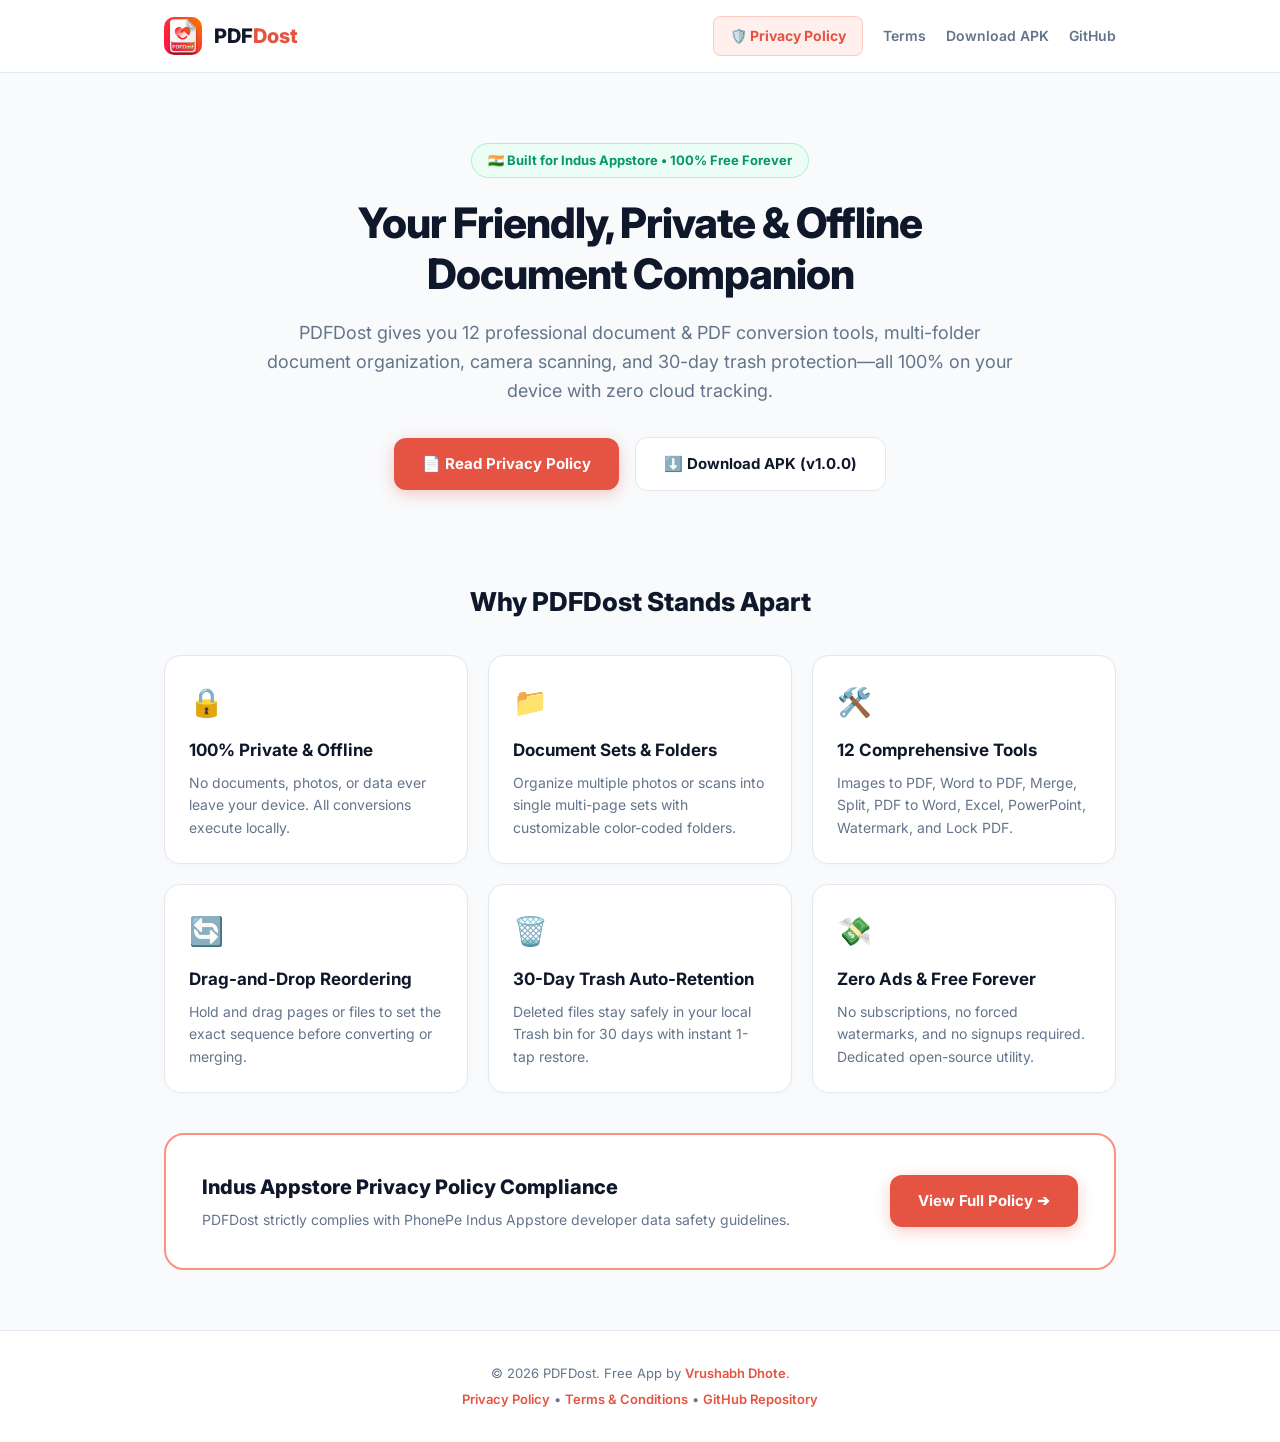
<file: index.html>
<!DOCTYPE html>
<html lang="en">
<head>
  <meta charset="UTF-8">
  <meta name="viewport" content="width=device-width, initial-scale=1.0">
  <title>PDFDost - 100% Free & Privacy-First Document & PDF Utility</title>
  <meta name="description" content="PDFDost is a modern, 100% offline, privacy-first Android PDF utility and document scanner app by Vrushabh Dhote. Available on Indus Appstore.">
  <link rel="icon" type="image/png" href="PDFDost-icon.png">
  <link rel="preconnect" href="https://fonts.googleapis.com">
  <link rel="preconnect" href="https://fonts.gstatic.com" crossorigin>
  <link href="https://fonts.googleapis.com/css2?family=Inter:wght@400;500;600;700;800&display=swap" rel="stylesheet">
  <style>
    :root {
      --primary: #FA9282;
      --primary-dark: #E55342;
      --primary-light: #FFF0EE;
      --text-main: #0F172A;
      --text-muted: #64748B;
      --bg-body: #F8FAFC;
      --bg-card: #FFFFFF;
      --border-color: #E2E8F0;
    }

    * {
      box-sizing: border-box;
      margin: 0;
      padding: 0;
    }

    body {
      font-family: 'Inter', -apple-system, BlinkMacSystemFont, 'Segoe UI', Roboto, sans-serif;
      background-color: var(--bg-body);
      color: var(--text-main);
      line-height: 1.6;
    }

    /* Header */
    header {
      background: #FFFFFF;
      border-bottom: 1px solid var(--border-color);
      position: sticky;
      top: 0;
      z-index: 100;
    }

    .nav-container {
      max-width: 1000px;
      margin: 0 auto;
      padding: 16px 24px;
      display: flex;
      align-items: center;
      justify-content: space-between;
    }

    .brand {
      display: flex;
      align-items: center;
      gap: 12px;
      text-decoration: none;
      color: var(--text-main);
      font-weight: 800;
      font-size: 20px;
    }

    .brand img {
      width: 38px;
      height: 38px;
      border-radius: 10px;
    }

    .brand span.dost {
      color: var(--primary-dark);
    }

    .nav-links {
      display: flex;
      align-items: center;
      gap: 20px;
    }

    .nav-links a {
      text-decoration: none;
      color: var(--text-muted);
      font-weight: 600;
      font-size: 14px;
      transition: color 0.2s;
    }

    .nav-links a:hover {
      color: var(--primary-dark);
    }

    .btn-privacy {
      background: var(--primary-light);
      color: var(--primary-dark) !important;
      padding: 8px 16px;
      border-radius: 8px;
      border: 1px solid rgba(250, 146, 130, 0.4);
      font-weight: 700 !important;
    }

    /* Hero Section */
    .hero-section {
      text-align: center;
      padding: 70px 24px 50px 24px;
      max-width: 800px;
      margin: 0 auto;
    }

    .app-badge {
      display: inline-block;
      background: #ECFDF5;
      color: #059669;
      font-size: 13px;
      font-weight: 700;
      padding: 6px 16px;
      border-radius: 20px;
      border: 1px solid #A7F3D0;
      margin-bottom: 20px;
    }

    .hero-section h1 {
      font-size: 42px;
      font-weight: 800;
      letter-spacing: -1px;
      line-height: 1.2;
      margin-bottom: 20px;
    }

    .hero-section p {
      font-size: 18px;
      color: var(--text-muted);
      margin-bottom: 32px;
      line-height: 1.6;
    }

    .cta-group {
      display: flex;
      align-items: center;
      justify-content: center;
      gap: 16px;
      flex-wrap: wrap;
    }

    .btn-primary {
      background: var(--primary-dark);
      color: #FFFFFF;
      text-decoration: none;
      font-weight: 700;
      padding: 14px 28px;
      border-radius: 12px;
      font-size: 15px;
      box-shadow: 0 4px 15px rgba(229, 83, 66, 0.3);
      transition: all 0.2s ease;
    }

    .btn-primary:hover {
      background: #D43E2E;
      transform: translateY(-1px);
    }

    .btn-secondary {
      background: #FFFFFF;
      color: var(--text-main);
      text-decoration: none;
      font-weight: 700;
      padding: 14px 28px;
      border-radius: 12px;
      font-size: 15px;
      border: 1px solid var(--border-color);
      transition: all 0.2s ease;
    }

    .btn-secondary:hover {
      border-color: #CBD5E1;
      background: #F1F5F9;
    }

    /* Grid Features */
    .features-section {
      max-width: 1000px;
      margin: 40px auto;
      padding: 0 24px;
    }

    .section-title {
      text-align: center;
      font-size: 26px;
      font-weight: 800;
      margin-bottom: 32px;
    }

    .grid {
      display: grid;
      grid-template-columns: repeat(auto-fit, minmax(280px, 1fr));
      gap: 20px;
    }

    .card {
      background: var(--bg-card);
      border: 1px solid var(--border-color);
      border-radius: 16px;
      padding: 24px;
      box-shadow: 0 2px 10px rgba(0, 0, 0, 0.02);
    }

    .card .icon {
      font-size: 28px;
      margin-bottom: 12px;
    }

    .card h3 {
      font-size: 17px;
      font-weight: 700;
      margin-bottom: 8px;
    }

    .card p {
      font-size: 14px;
      color: var(--text-muted);
    }

    /* Privacy Banner */
    .privacy-banner {
      max-width: 1000px;
      margin: 40px auto 60px auto;
      padding: 0 24px;
    }

    .banner-inner {
      background: #FFFFFF;
      border: 2px solid var(--primary);
      border-radius: 20px;
      padding: 36px;
      display: flex;
      align-items: center;
      justify-content: space-between;
      gap: 24px;
      flex-wrap: wrap;
    }

    .banner-text h3 {
      font-size: 20px;
      font-weight: 800;
      margin-bottom: 6px;
    }

    .banner-text p {
      color: var(--text-muted);
      font-size: 14px;
    }

    /* Footer */
    footer {
      border-top: 1px solid var(--border-color);
      background: #FFFFFF;
      padding: 32px 24px;
      text-align: center;
      font-size: 13px;
      color: var(--text-muted);
    }

    footer a {
      color: var(--primary-dark);
      text-decoration: none;
      font-weight: 600;
    }

    @media (max-width: 600px) {
      .hero-section h1 {
        font-size: 28px;
      }
      .nav-links {
        display: none;
      }
    }
  </style>
</head>
<body>

  <header>
    <div class="nav-container">
      <a href="index.html" class="brand">
        <img src="PDFDost-icon.png" alt="PDFDost Icon">
        <div>PDF<span class="dost">Dost</span></div>
      </a>
      <div class="nav-links">
        <a href="privacy.html" class="btn-privacy">🛡️ Privacy Policy</a>
        <a href="terms.html">Terms</a>
        <a href="https://github.com/devvrushabh/PDFDost/releases/latest" target="_blank">Download APK</a>
        <a href="https://github.com/devvrushabh/PDFDost" target="_blank">GitHub</a>
      </div>
    </div>
  </header>

  <main>
    <div class="hero-section">
      <div class="app-badge">🇮🇳 Built for Indus Appstore • 100% Free Forever</div>
      <h1>Your Friendly, Private & Offline Document Companion</h1>
      <p>
        PDFDost gives you 12 professional document & PDF conversion tools, multi-folder document organization, camera scanning, and 30-day trash protection—all 100% on your device with zero cloud tracking.
      </p>

      <div class="cta-group">
        <a href="privacy.html" class="btn-primary">📄 Read Privacy Policy</a>
        <a href="https://github.com/devvrushabh/PDFDost/releases/download/v1.0.0/PDFDost-v1.0.0.apk" class="btn-secondary">⬇️ Download APK (v1.0.0)</a>
      </div>
    </div>

    <div class="features-section">
      <h2 class="section-title">Why PDFDost Stands Apart</h2>
      <div class="grid">
        <div class="card">
          <div class="icon">🔒</div>
          <h3>100% Private & Offline</h3>
          <p>No documents, photos, or data ever leave your device. All conversions execute locally.</p>
        </div>
        <div class="card">
          <div class="icon">📁</div>
          <h3>Document Sets & Folders</h3>
          <p>Organize multiple photos or scans into single multi-page sets with customizable color-coded folders.</p>
        </div>
        <div class="card">
          <div class="icon">🛠️</div>
          <h3>12 Comprehensive Tools</h3>
          <p>Images to PDF, Word to PDF, Merge, Split, PDF to Word, Excel, PowerPoint, Watermark, and Lock PDF.</p>
        </div>
        <div class="card">
          <div class="icon">🔄</div>
          <h3>Drag-and-Drop Reordering</h3>
          <p>Hold and drag pages or files to set the exact sequence before converting or merging.</p>
        </div>
        <div class="card">
          <div class="icon">🗑️</div>
          <h3>30-Day Trash Auto-Retention</h3>
          <p>Deleted files stay safely in your local Trash bin for 30 days with instant 1-tap restore.</p>
        </div>
        <div class="card">
          <div class="icon">💸</div>
          <h3>Zero Ads & Free Forever</h3>
          <p>No subscriptions, no forced watermarks, and no signups required. Dedicated open-source utility.</p>
        </div>
      </div>
    </div>

    <div class="privacy-banner">
      <div class="banner-inner">
        <div class="banner-text">
          <h3>Indus Appstore Privacy Policy Compliance</h3>
          <p>PDFDost strictly complies with PhonePe Indus Appstore developer data safety guidelines.</p>
        </div>
        <a href="privacy.html" class="btn-primary">View Full Policy ➔</a>
      </div>
    </div>
  </main>

  <footer>
    <p>© 2026 PDFDost. Free App by <a href="https://github.com/devvrushabh" target="_blank">Vrushabh Dhote</a>.</p>
    <p style="margin-top: 6px;">
      <a href="privacy.html">Privacy Policy</a> • 
      <a href="terms.html">Terms & Conditions</a> • 
      <a href="https://github.com/devvrushabh/PDFDost">GitHub Repository</a>
    </p>
  </footer>

</body>
</html>
</file>
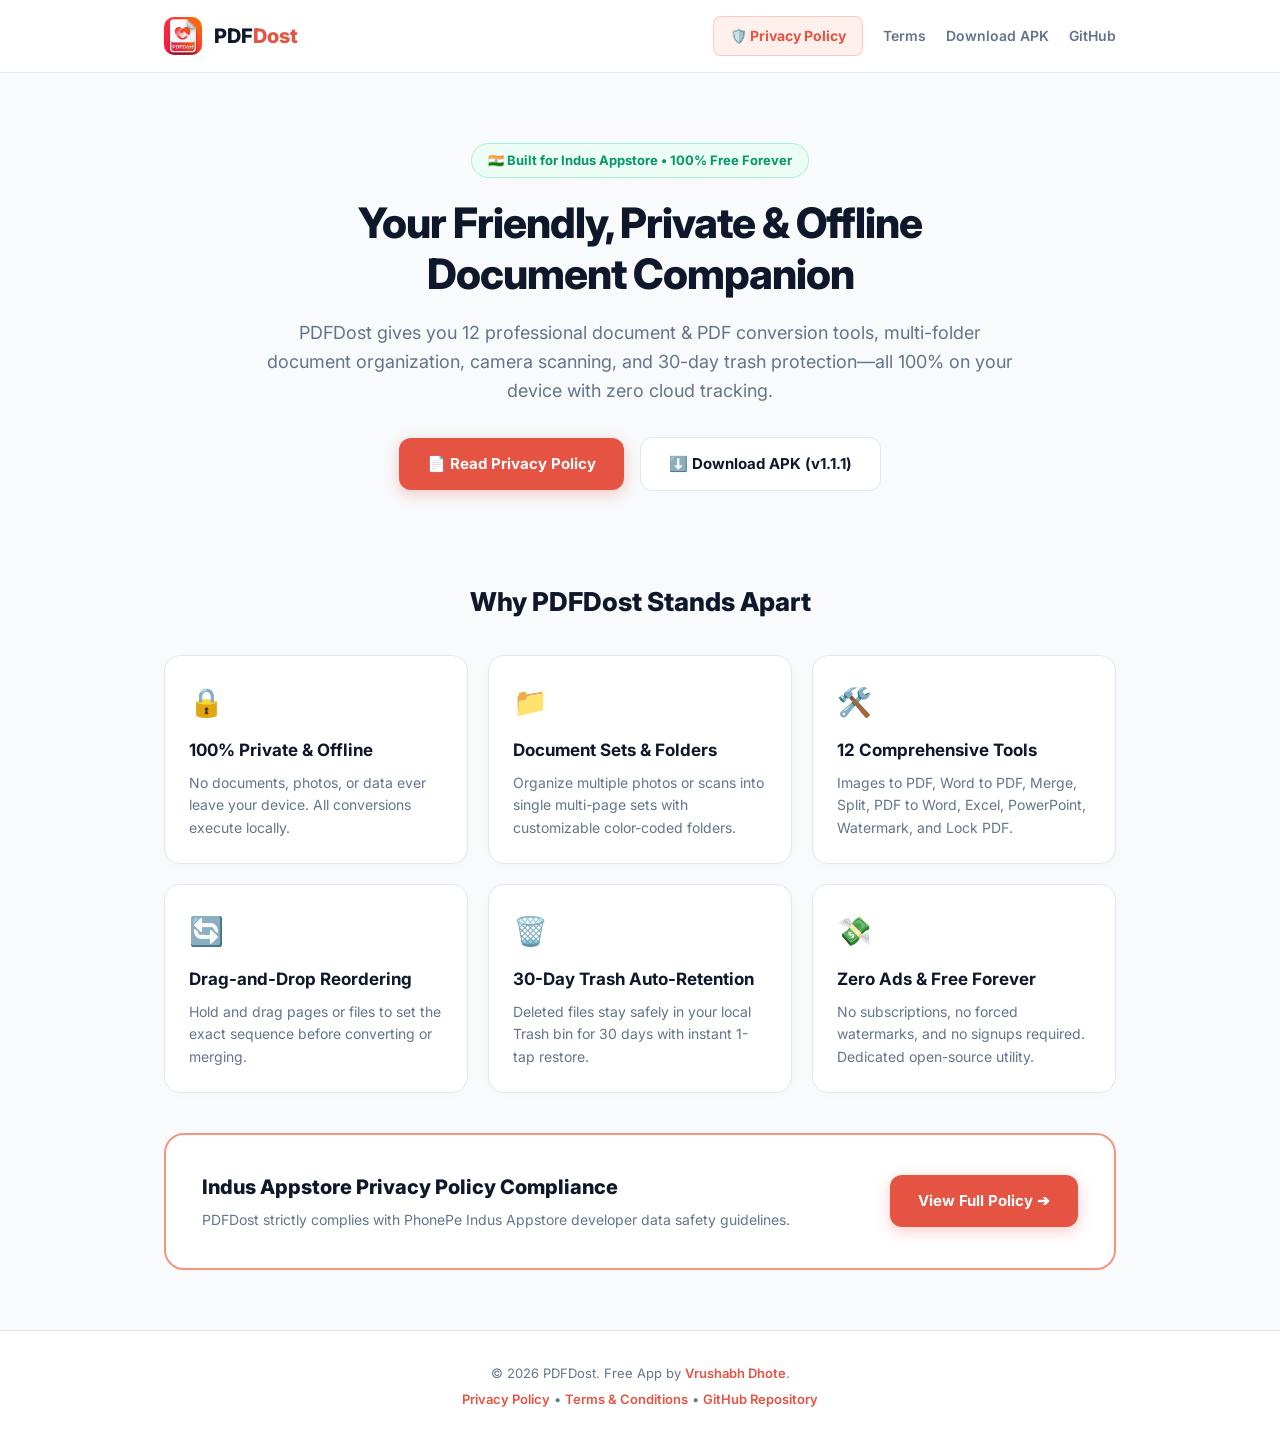
<file: docs/index.html>
<!DOCTYPE html>
<html lang="en">
<head>
  <meta charset="UTF-8">
  <meta name="viewport" content="width=device-width, initial-scale=1.0">
  <title>PDFDost - 100% Free & Privacy-First Document & PDF Utility</title>
  <meta name="description" content="PDFDost is a modern, 100% offline, privacy-first Android PDF utility and document scanner app by Vrushabh Dhote. Available on Indus Appstore.">
  <link rel="icon" type="image/png" href="PDFDost-icon.png">
  <link rel="preconnect" href="https://fonts.googleapis.com">
  <link rel="preconnect" href="https://fonts.gstatic.com" crossorigin>
  <link href="https://fonts.googleapis.com/css2?family=Inter:wght@400;500;600;700;800&display=swap" rel="stylesheet">
  <style>
    :root {
      --primary: #FA9282;
      --primary-dark: #E55342;
      --primary-light: #FFF0EE;
      --text-main: #0F172A;
      --text-muted: #64748B;
      --bg-body: #F8FAFC;
      --bg-card: #FFFFFF;
      --border-color: #E2E8F0;
    }

    * {
      box-sizing: border-box;
      margin: 0;
      padding: 0;
    }

    body {
      font-family: 'Inter', -apple-system, BlinkMacSystemFont, 'Segoe UI', Roboto, sans-serif;
      background-color: var(--bg-body);
      color: var(--text-main);
      line-height: 1.6;
    }

    /* Header */
    header {
      background: #FFFFFF;
      border-bottom: 1px solid var(--border-color);
      position: sticky;
      top: 0;
      z-index: 100;
    }

    .nav-container {
      max-width: 1000px;
      margin: 0 auto;
      padding: 16px 24px;
      display: flex;
      align-items: center;
      justify-content: space-between;
    }

    .brand {
      display: flex;
      align-items: center;
      gap: 12px;
      text-decoration: none;
      color: var(--text-main);
      font-weight: 800;
      font-size: 20px;
    }

    .brand img {
      width: 38px;
      height: 38px;
      border-radius: 10px;
    }

    .brand span.dost {
      color: var(--primary-dark);
    }

    .nav-links {
      display: flex;
      align-items: center;
      gap: 20px;
    }

    .nav-links a {
      text-decoration: none;
      color: var(--text-muted);
      font-weight: 600;
      font-size: 14px;
      transition: color 0.2s;
    }

    .nav-links a:hover {
      color: var(--primary-dark);
    }

    .btn-privacy {
      background: var(--primary-light);
      color: var(--primary-dark) !important;
      padding: 8px 16px;
      border-radius: 8px;
      border: 1px solid rgba(250, 146, 130, 0.4);
      font-weight: 700 !important;
    }

    /* Hero Section */
    .hero-section {
      text-align: center;
      padding: 70px 24px 50px 24px;
      max-width: 800px;
      margin: 0 auto;
    }

    .app-badge {
      display: inline-block;
      background: #ECFDF5;
      color: #059669;
      font-size: 13px;
      font-weight: 700;
      padding: 6px 16px;
      border-radius: 20px;
      border: 1px solid #A7F3D0;
      margin-bottom: 20px;
    }

    .hero-section h1 {
      font-size: 42px;
      font-weight: 800;
      letter-spacing: -1px;
      line-height: 1.2;
      margin-bottom: 20px;
    }

    .hero-section p {
      font-size: 18px;
      color: var(--text-muted);
      margin-bottom: 32px;
      line-height: 1.6;
    }

    .cta-group {
      display: flex;
      align-items: center;
      justify-content: center;
      gap: 16px;
      flex-wrap: wrap;
    }

    .btn-primary {
      background: var(--primary-dark);
      color: #FFFFFF;
      text-decoration: none;
      font-weight: 700;
      padding: 14px 28px;
      border-radius: 12px;
      font-size: 15px;
      box-shadow: 0 4px 15px rgba(229, 83, 66, 0.3);
      transition: all 0.2s ease;
    }

    .btn-primary:hover {
      background: #D43E2E;
      transform: translateY(-1px);
    }

    .btn-secondary {
      background: #FFFFFF;
      color: var(--text-main);
      text-decoration: none;
      font-weight: 700;
      padding: 14px 28px;
      border-radius: 12px;
      font-size: 15px;
      border: 1px solid var(--border-color);
      transition: all 0.2s ease;
    }

    .btn-secondary:hover {
      border-color: #CBD5E1;
      background: #F1F5F9;
    }

    /* Grid Features */
    .features-section {
      max-width: 1000px;
      margin: 40px auto;
      padding: 0 24px;
    }

    .section-title {
      text-align: center;
      font-size: 26px;
      font-weight: 800;
      margin-bottom: 32px;
    }

    .grid {
      display: grid;
      grid-template-columns: repeat(auto-fit, minmax(280px, 1fr));
      gap: 20px;
    }

    .card {
      background: var(--bg-card);
      border: 1px solid var(--border-color);
      border-radius: 16px;
      padding: 24px;
      box-shadow: 0 2px 10px rgba(0, 0, 0, 0.02);
    }

    .card .icon {
      font-size: 28px;
      margin-bottom: 12px;
    }

    .card h3 {
      font-size: 17px;
      font-weight: 700;
      margin-bottom: 8px;
    }

    .card p {
      font-size: 14px;
      color: var(--text-muted);
    }

    /* Privacy Banner */
    .privacy-banner {
      max-width: 1000px;
      margin: 40px auto 60px auto;
      padding: 0 24px;
    }

    .banner-inner {
      background: #FFFFFF;
      border: 2px solid var(--primary);
      border-radius: 20px;
      padding: 36px;
      display: flex;
      align-items: center;
      justify-content: space-between;
      gap: 24px;
      flex-wrap: wrap;
    }

    .banner-text h3 {
      font-size: 20px;
      font-weight: 800;
      margin-bottom: 6px;
    }

    .banner-text p {
      color: var(--text-muted);
      font-size: 14px;
    }

    /* Footer */
    footer {
      border-top: 1px solid var(--border-color);
      background: #FFFFFF;
      padding: 32px 24px;
      text-align: center;
      font-size: 13px;
      color: var(--text-muted);
    }

    footer a {
      color: var(--primary-dark);
      text-decoration: none;
      font-weight: 600;
    }

    @media (max-width: 600px) {
      .hero-section h1 {
        font-size: 28px;
      }
      .nav-links {
        display: none;
      }
    }
  </style>
</head>
<body>

  <header>
    <div class="nav-container">
      <a href="index.html" class="brand">
        <img src="PDFDost-icon.png" alt="PDFDost Icon">
        <div>PDF<span class="dost">Dost</span></div>
      </a>
      <div class="nav-links">
        <a href="privacy.html" class="btn-privacy">🛡️ Privacy Policy</a>
        <a href="terms.html">Terms</a>
        <a href="https://github.com/devvrushabh/PDFDost/releases/latest" target="_blank">Download APK</a>
        <a href="https://github.com/devvrushabh/PDFDost" target="_blank">GitHub</a>
      </div>
    </div>
  </header>

  <main>
    <div class="hero-section">
      <div class="app-badge">🇮🇳 Built for Indus Appstore • 100% Free Forever</div>
      <h1>Your Friendly, Private & Offline Document Companion</h1>
      <p>
        PDFDost gives you 12 professional document & PDF conversion tools, multi-folder document organization, camera scanning, and 30-day trash protection—all 100% on your device with zero cloud tracking.
      </p>

      <div class="cta-group">
        <a href="privacy.html" class="btn-primary">📄 Read Privacy Policy</a>
        <a href="https://github.com/devvrushabh/PDFDost/releases/download/v1.1.1/PDFDost-v1.1.1.apk" class="btn-secondary">⬇️ Download APK (v1.1.1)</a>
      </div>
    </div>

    <div class="features-section">
      <h2 class="section-title">Why PDFDost Stands Apart</h2>
      <div class="grid">
        <div class="card">
          <div class="icon">🔒</div>
          <h3>100% Private & Offline</h3>
          <p>No documents, photos, or data ever leave your device. All conversions execute locally.</p>
        </div>
        <div class="card">
          <div class="icon">📁</div>
          <h3>Document Sets & Folders</h3>
          <p>Organize multiple photos or scans into single multi-page sets with customizable color-coded folders.</p>
        </div>
        <div class="card">
          <div class="icon">🛠️</div>
          <h3>12 Comprehensive Tools</h3>
          <p>Images to PDF, Word to PDF, Merge, Split, PDF to Word, Excel, PowerPoint, Watermark, and Lock PDF.</p>
        </div>
        <div class="card">
          <div class="icon">🔄</div>
          <h3>Drag-and-Drop Reordering</h3>
          <p>Hold and drag pages or files to set the exact sequence before converting or merging.</p>
        </div>
        <div class="card">
          <div class="icon">🗑️</div>
          <h3>30-Day Trash Auto-Retention</h3>
          <p>Deleted files stay safely in your local Trash bin for 30 days with instant 1-tap restore.</p>
        </div>
        <div class="card">
          <div class="icon">💸</div>
          <h3>Zero Ads & Free Forever</h3>
          <p>No subscriptions, no forced watermarks, and no signups required. Dedicated open-source utility.</p>
        </div>
      </div>
    </div>

    <div class="privacy-banner">
      <div class="banner-inner">
        <div class="banner-text">
          <h3>Indus Appstore Privacy Policy Compliance</h3>
          <p>PDFDost strictly complies with PhonePe Indus Appstore developer data safety guidelines.</p>
        </div>
        <a href="privacy.html" class="btn-primary">View Full Policy ➔</a>
      </div>
    </div>
  </main>

  <footer>
    <p>© 2026 PDFDost. Free App by <a href="https://github.com/devvrushabh" target="_blank">Vrushabh Dhote</a>.</p>
    <p style="margin-top: 6px;">
      <a href="privacy.html">Privacy Policy</a> • 
      <a href="terms.html">Terms & Conditions</a> • 
      <a href="https://github.com/devvrushabh/PDFDost">GitHub Repository</a>
    </p>
  </footer>

</body>
</html>
</file>
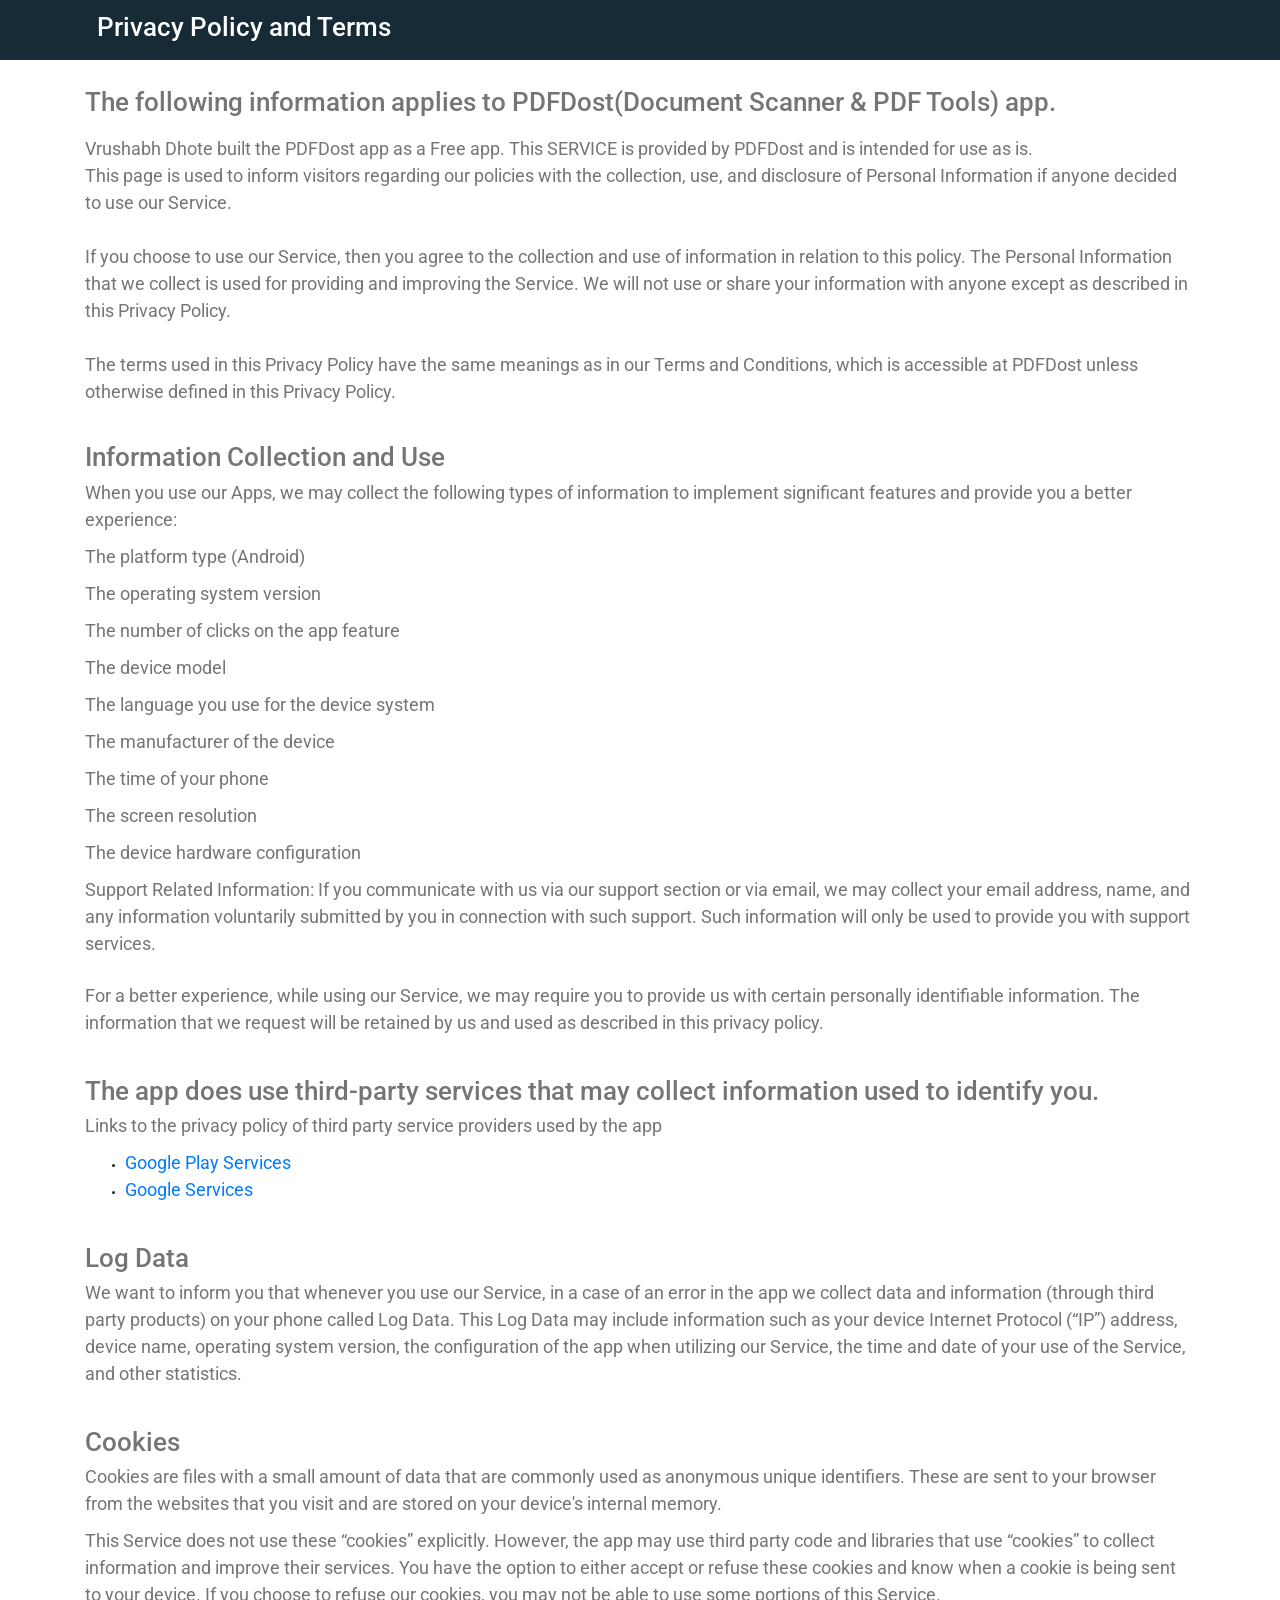
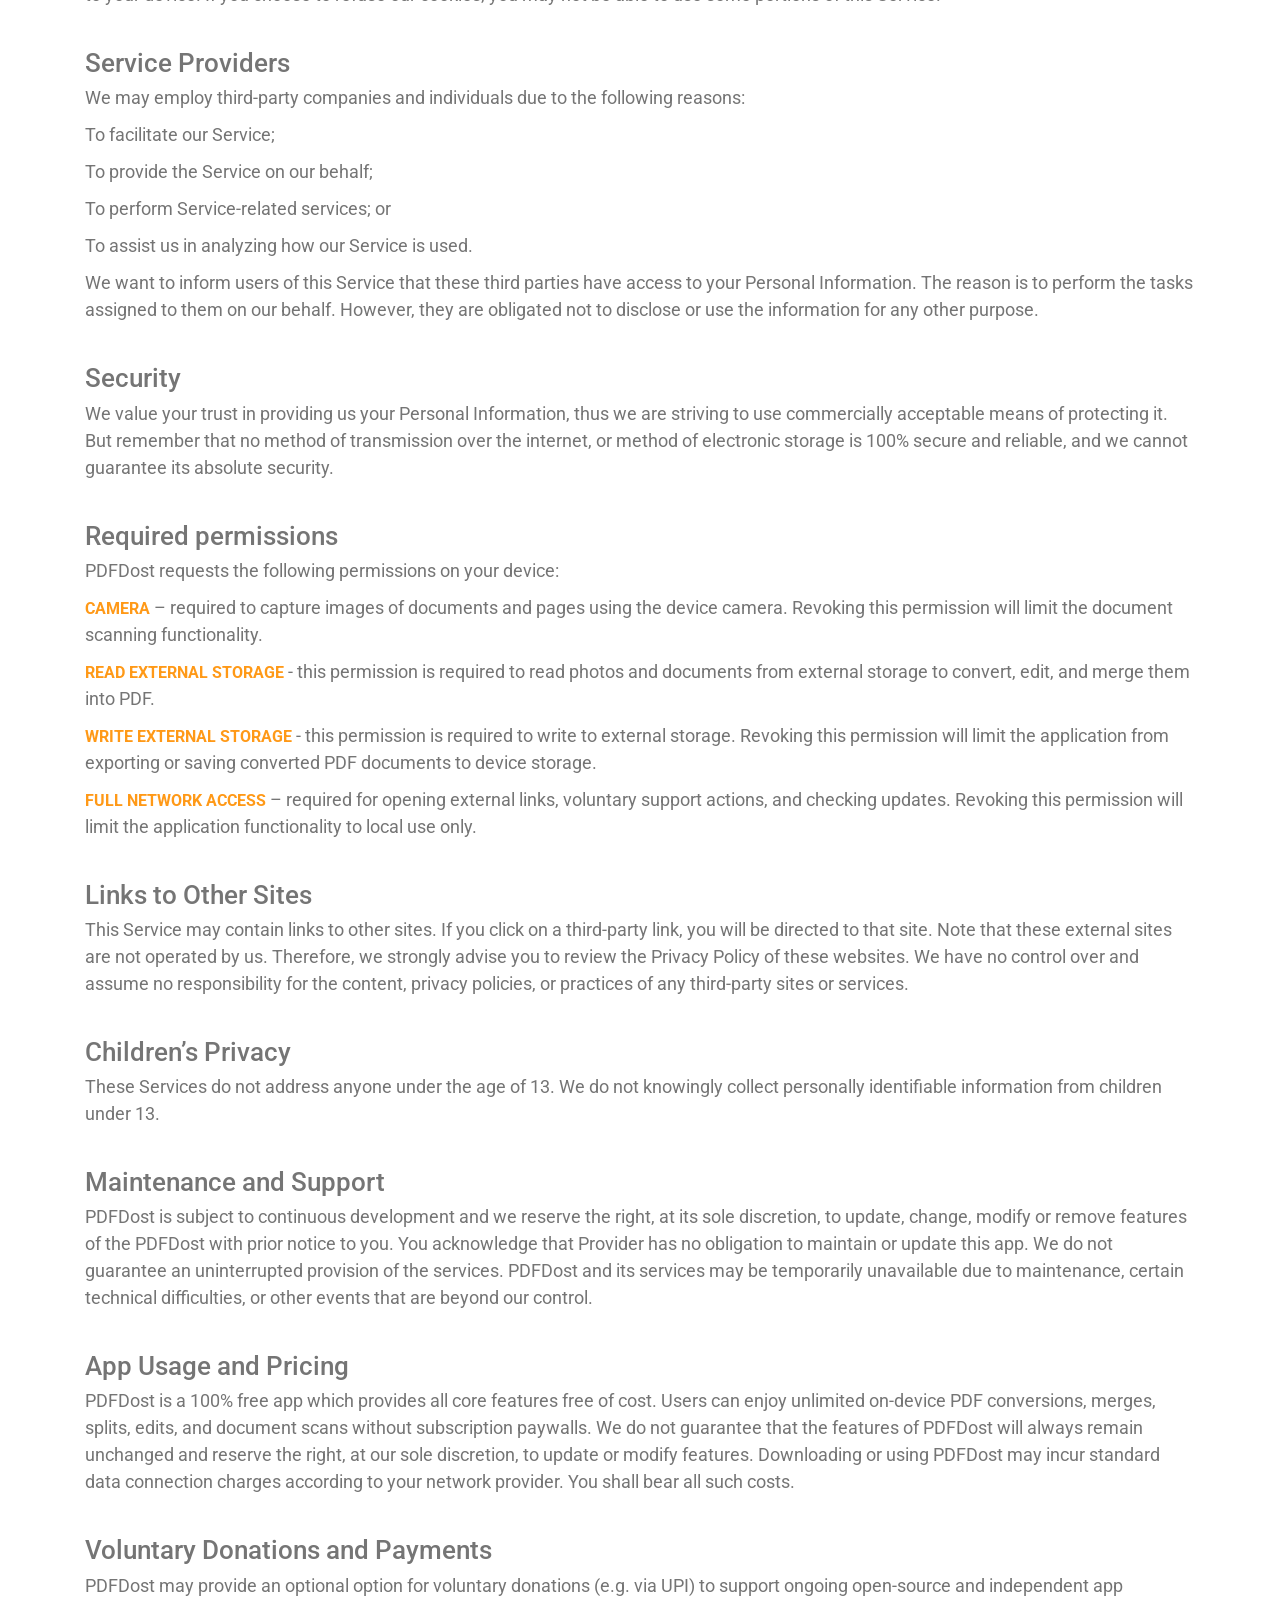
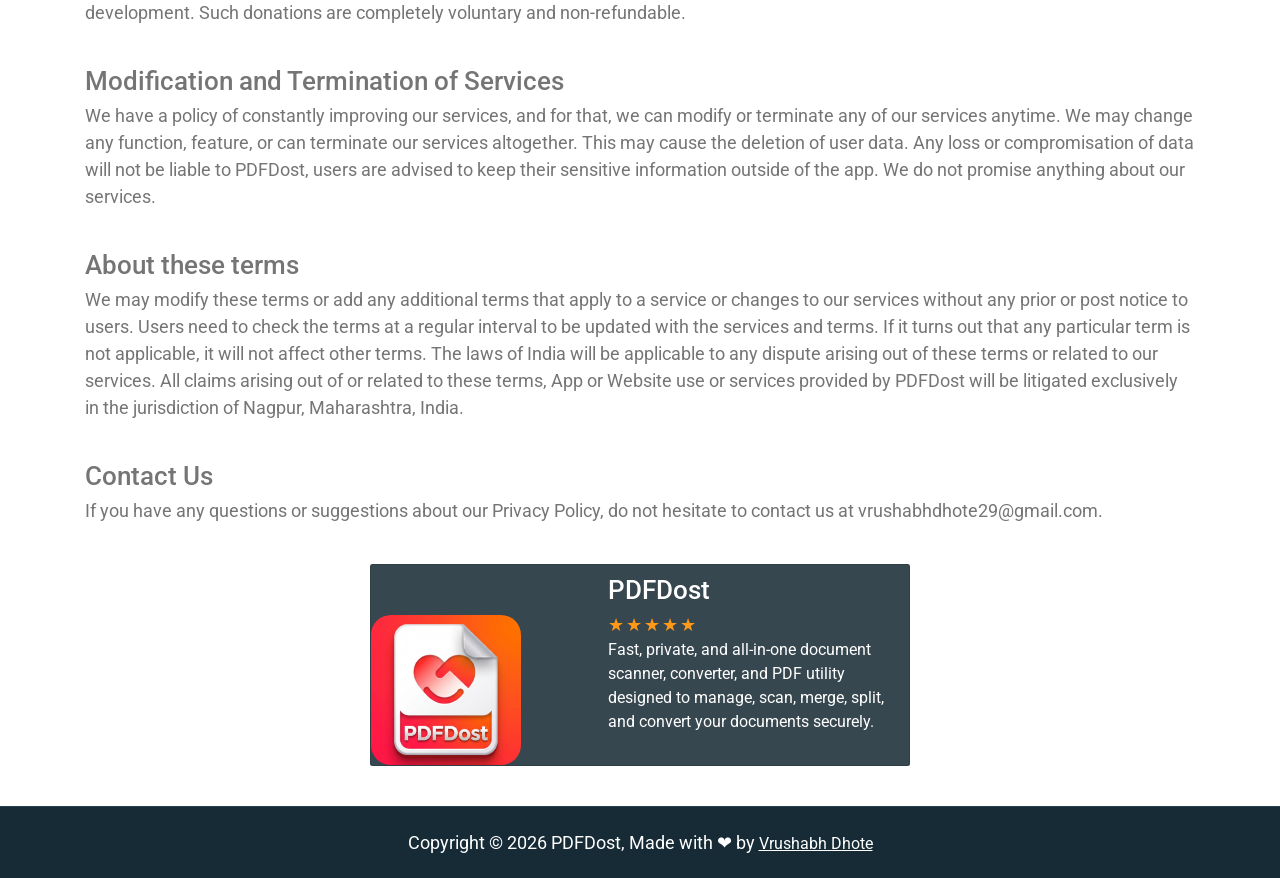
<file: privacy.html>
<!DOCTYPE html>
<html>
<head>

    <title>PDFDost - Privacy Policy and Terms</title>

    <link rel="icon" href="PDFDost-icon.png">

    <meta name="viewport" content="width=device-width, initial-scale=1">
    <link rel="stylesheet"
          href="https://maxcdn.bootstrapcdn.com/bootstrap/3.3.7/css/bootstrap.min.css">
    <script src="https://ajax.googleapis.com/ajax/libs/jquery/3.2.1/jquery.min.js"></script>
    <script src="https://maxcdn.bootstrapcdn.com/bootstrap/3.3.7/js/bootstrap.min.js"></script>
    <link href='https://fonts.googleapis.com/css?family=Roboto' rel='stylesheet'>
    <link rel="stylesheet"
          href="https://maxcdn.bootstrapcdn.com/bootstrap/4.0.0-alpha.6/css/bootstrap.min.css"
          integrity="sha384-rwoIResjU2yc3z8GV/NPeZWAv56rSmLldC3R/AZzGRnGxQQKnKkoFVhFQhNUwEyJ"
          crossorigin="anonymous">
    <!-- Required meta tags -->
    <meta charset="utf-8">
    <meta name="viewport" content="width=device-width, initial-scale=1">

    <style>
    h1{
	color: #757575;
	font-size: 45px;
	}
    h2{
	color: #757575;
	font-size: 33px;
	}
	h3{
	color: #757575;
	font-size: 26px;
	}
	a{
	font-size: 18px;
	}
     p{
	 color: #757575;
	 font-size: 18px;
	 }
	 b{
	 color: #ff9917;
	 font-size: 16px;
	 }
	 body{
	 font-family: 'Roboto';
	 }
	 .panel-heading {
	  transition: all .5s;
      background-color: #607d8b !important;
	 }
    </style>

</head>
<body>

<div style="background-color: #162b35">
    <div class="container">

        <div class="text-left center-block">
            <h3 style="color: white; padding: 12px 12px 12px 12px;">Privacy Policy and Terms</h3>
        </div>
    </div>
</div>

<div class="container" style="margin-top: 15px;">
    <h3 style="padding: 12px 12px 12px 0px;">The following information applies to PDFDost(Document Scanner & PDF Tools) app.</h3>

    <p>Vrushabh Dhote built the PDFDost app as a Free app. This SERVICE is provided by PDFDost and is
        intended for use as is.

        <br>

        This page is used to inform visitors regarding our policies with the collection, use, and
        disclosure of Personal Information if anyone decided to use our Service.

        <br>
        <br>

        If you choose to use our Service, then you agree to the collection and use of information in
        relation to this policy. The Personal Information that we collect is used for providing and
        improving the Service. We will not use or share your information with anyone except as
        described in this Privacy Policy.

        <br>
        <br>
        The terms used in this Privacy Policy have the same meanings as in our Terms and Conditions,
        which is accessible at PDFDost unless otherwise defined in this Privacy Policy.
        <br>
        <br>
    </p>

    <h3>Information Collection and Use</h3>

    <p>When you use our Apps, we may collect the following types of information to
        implement significant features and provide you a better experience:
    </p>
    <p>
        The platform type (Android)
    </p>
    <p>
        The operating system version
    </p>
    <p>
        The number of clicks on the app feature
    </p>
    <p>
        The device model
    </p>
    <p>
        The language you use for the device system
    </p>
    <p>
        The manufacturer of the device
    </p>
    <p>
        The time of your phone
    </p>
    <p>
        The screen resolution
    </p>
    <p>
        The device hardware configuration
    </p>
    <p>
        Support Related Information: If you communicate with us via our support section or via
        email, we may collect your email address, name, and any information voluntarily submitted by
        you in connection with such support. Such information will only be used to provide you with
        support services.
    </p>

    <br>

    <p>For a better experience, while using our Service, we may require you to provide us with
        certain personally identifiable information. The information that we request will be
        retained by us and used as described in this privacy policy.
    </p>

    <br>
    <br>

    <h3>The app does use third-party services that may collect information used to identify
        you.</h3>

    <p>Links to the privacy policy of third party service providers used by the app</p>

    <ul>
        <li>
            <a href="https://www.google.com/policies/privacy/" target="_blank"
               rel="noopener noreferrer">Google Play Services</a>
        </li>
        <li><a href="https://policies.google.com/privacy" target="_blank"
               rel="noopener noreferrer">Google Services</a></li>
    </ul>

    <br>
    <br>
    <h3>Log Data</h3>
    <p>
        We want to inform you that whenever you use our Service, in a case of an error in the app we
        collect data and information (through third party products) on your phone called Log Data.
        This Log Data may include information such as your device Internet Protocol (“IP”) address,
        device name, operating system version, the configuration of the app when utilizing our
        Service, the time and date of your use of the Service, and other statistics.
    </p>

    <br>
    <br>

    <h3>Cookies</h3>

    <p>Cookies are files with a small amount of data that are commonly used as anonymous unique
        identifiers. These are sent to your browser from the websites that you visit and are stored
        on
        your device's internal memory.</p>

    <p>
        This Service does not use these “cookies” explicitly. However, the app may use third party
        code
        and libraries that use “cookies” to collect information and improve their services. You have
        the
        option to either accept or refuse these cookies and know when a cookie is being sent to your
        device. If you choose to refuse our cookies, you may not be able to use some portions of
        this
        Service.
    </p>

    <br>
    <br>
    <h3>Service Providers</h3>

    <p>We may employ third-party companies and individuals due to the following reasons:</p>

    <p>To facilitate our Service;</p>
    <p>To provide the Service on our behalf;</p>
    <p>To perform Service-related services; or</p>
    <p>To assist us in analyzing how our Service is used.</p>
    <p>We want to inform users of this Service that these third parties have access to your Personal
        Information. The reason is to perform the tasks assigned to them on our behalf. However,
        they are obligated not to disclose or use the information for any other purpose.
    </p>

    <br>
    <br>
    <h3>Security</h3>
    <p>We value your trust in providing us your Personal Information, thus we are striving to use
        commercially acceptable means of protecting it. But remember that no method of transmission
        over the internet, or method of electronic storage is 100% secure and reliable, and we
        cannot guarantee its absolute security.
    </p>

    <br>
    <br>

    <h3>Required permissions</h3>

    <p>PDFDost requests the following permissions on your device:</p>

    <p><b>CAMERA</b> – required to capture images of documents and pages using the device camera. Revoking
        this permission will limit the document scanning functionality.</p>

    <p><b>READ EXTERNAL STORAGE</b> - this permission is required to read photos and documents from external
        storage to convert, edit, and merge them into PDF.</p>

    <p><b>WRITE EXTERNAL STORAGE</b> - this permission is required to write to external storage.
        Revoking this permission will limit the application from exporting or saving converted PDF documents to device storage.
    </p>

    <p><b>FULL NETWORK ACCESS</b> – required for opening external links, voluntary support actions, and checking updates. Revoking this
        permission will limit the application functionality to local use only.</p>

    <br>
    <br>
    <h3>Links to Other Sites</h3>

    <p>This Service may contain links to other sites. If you click on a third-party link, you will
        be directed to that site. Note that these external sites are not operated by us. Therefore,
        we strongly advise you to review the Privacy Policy of these websites. We have no control
        over and assume no responsibility for the content, privacy policies, or practices of any
        third-party sites or services.
    </p>

    <br>
    <br>
    <h3>Children’s Privacy</h3>

    <p>These Services do not address anyone under the age of 13. We do not knowingly collect
        personally identifiable information from children under 13.
    </p>

    <br>
    <br>
    <h3>Maintenance and Support</h3>
    <p>
    PDFDost is subject to continuous development and we reserve the right, at its sole discretion, to update, change, modify or remove features of the PDFDost with prior notice to you. You acknowledge that Provider has no obligation to maintain or update this app.
    We do not guarantee an uninterrupted provision of the services. PDFDost and its services may be temporarily unavailable due to maintenance, certain technical difficulties, or other events that are beyond our control.
    </p>

    <br>
    <br>
    <h3>App Usage and Pricing</h3>
    <p>
    PDFDost is a 100% free app which provides all core features free of cost.
    Users can enjoy unlimited on-device PDF conversions, merges, splits, edits, and document scans without subscription paywalls.

    We do not guarantee that the features of PDFDost will always remain unchanged and reserve the right, at our sole discretion, to update or modify features.
    Downloading or using PDFDost may incur standard data connection charges according to your network provider. You shall bear all such costs.
    </p>

    <br>
    <br>
    <h3>Voluntary Donations and Payments</h3>
    <p>
    PDFDost may provide an optional option for voluntary donations (e.g. via UPI) to support ongoing open-source and independent app development. Such donations are completely voluntary and non-refundable.
    </p>

    <br>
    <br>
    <h3>Modification and Termination of Services</h3>

    <p>We have a policy of constantly improving our services, and for that, we can modify or
        terminate any of our services anytime. We may change any function, feature, or can terminate
        our services altogether. This may cause the deletion of user data. Any loss or
        compromisation of data will not be liable to PDFDost, users are advised to keep their
        sensitive information outside of the app. We do not promise anything about our services.
    </p>

    <br>
    <br>
    <h3>About these terms</h3>

    <p>We may modify these terms or add any additional terms that apply to a service or changes to
        our services without any prior or post notice to users. Users need to check the terms at a
        regular interval to be updated with the services and terms. If it turns out that any
        particular term is not applicable, it will not affect other terms. The laws of India will be applicable to any dispute arising out of these terms or related to our
        services. All claims arising out of or related to these terms, App or Website use or
        services provided by PDFDost will be litigated exclusively in the jurisdiction of Nagpur, Maharashtra, India.
    </p>
    <br>
    <br>
    <h3>Contact Us</h3>
    <p>If you have any questions or suggestions about our Privacy Policy, do not hesitate to contact us at vrushabhdhote29@gmail.com.</p>

    <br>
    <br>
    <div class="row">
        <div class="col-md-3">
        </div>

        <div class="col-md-6">

            <div class="card card-inverse" style="background-color: #37474F;">
                <div class="card-block">
                    <div class="row">

                        <div class="col-md-5">
                            <a href="https://github.com/devvrushabh/PDFDost"
                               target="_blank">
                                <div class="logo">
                                    <img src="PDFDost-icon.png"
                                         height="150" width="150" style="margin-top: 50px; border-radius: 20px;">
                                </div>
                            </a>
                        </div>
                        <div class="col-md-7" style="margin-top: 10px;">
                            <h3 style="color: white;">PDFDost</h3>

                            <span style="color: #ff9917; font-size: 18px;">&starf;</span>
                            <span style="color: #ff9917; font-size: 18px;">&starf;</span>
                            <span style="color: #ff9917; font-size: 18px;">&starf;</span>
                            <span style="color: #ff9917; font-size: 18px;">&starf;</span>
                            <span style="color: #ff9917; font-size: 18px;">&starf;</span>
                            <p style="color:white; font-size: 16px;">Fast, private, and all-in-one document scanner, converter, and PDF utility designed to manage, scan, merge, split, and convert your documents securely.</p>

                        </div>
                    </div>

                </div>
            </div>
        </div>

        <div class="col-md-3">
        </div>
    </div>

</div>

<div style="background-color: #162b35; margin-top: 40px;">
    <hr style="border-color: #264352;">
    <div class="container">
        <div class="text-center center-block">
            <p class="txt-railway" style="color: white; padding: 12px 0;">Copyright © 2026 PDFDost, Made with ❤ by
                <a style="color: white; font-size: 16px; text-decoration: underline;" href="https://github.com/devvrushabh" target="_blank">Vrushabh Dhote</a>
            </p>
        </div>
    </div>
</div>

</body>
</html>
</file>
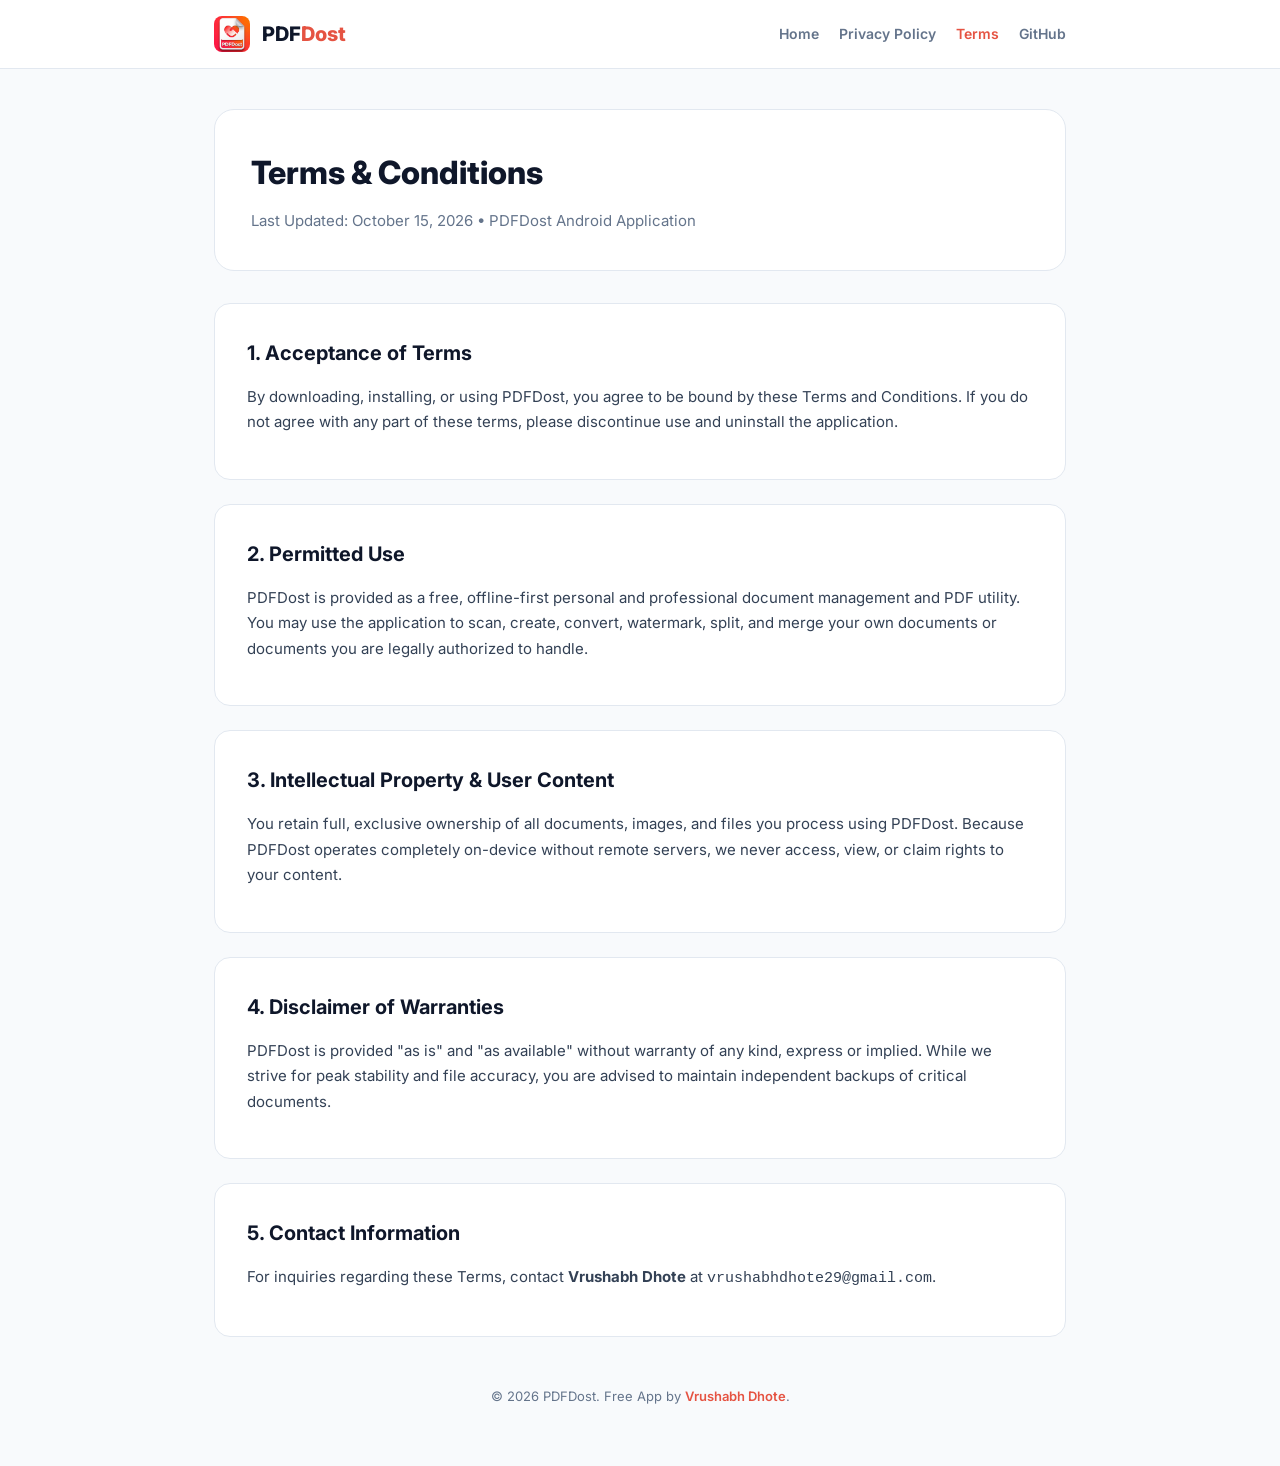
<file: terms.html>
<!DOCTYPE html>
<html lang="en">
<head>
  <meta charset="UTF-8">
  <meta name="viewport" content="width=device-width, initial-scale=1.0">
  <title>Terms & Conditions - PDFDost</title>
  <meta name="description" content="Terms and Conditions for PDFDost Android Application.">
  <link rel="icon" type="image/png" href="PDFDost-icon.png">
  <link rel="preconnect" href="https://fonts.googleapis.com">
  <link rel="preconnect" href="https://fonts.gstatic.com" crossorigin>
  <link href="https://fonts.googleapis.com/css2?family=Inter:wght@400;500;600;700;800&display=swap" rel="stylesheet">
  <style>
    :root {
      --primary: #FA9282;
      --primary-dark: #E55342;
      --primary-light: #FFF0EE;
      --text-main: #0F172A;
      --text-muted: #64748B;
      --bg-body: #F8FAFC;
      --bg-card: #FFFFFF;
      --border-color: #E2E8F0;
    }

    * { box-sizing: border-box; margin: 0; padding: 0; }
    body { font-family: 'Inter', sans-serif; background-color: var(--bg-body); color: var(--text-main); line-height: 1.7; padding-bottom: 60px; }
    header { background: #FFFFFF; border-bottom: 1px solid var(--border-color); position: sticky; top: 0; z-index: 100; }
    .nav-container { max-width: 900px; margin: 0 auto; padding: 16px 24px; display: flex; align-items: center; justify-content: space-between; }
    .brand { display: flex; align-items: center; gap: 12px; text-decoration: none; color: var(--text-main); font-weight: 800; font-size: 20px; }
    .brand img { width: 36px; height: 36px; border-radius: 8px; }
    .brand span.dost { color: var(--primary-dark); }
    .nav-links { display: flex; align-items: center; gap: 20px; }
    .nav-links a { text-decoration: none; color: var(--text-muted); font-weight: 600; font-size: 14px; }
    .nav-links a:hover, .nav-links a.active { color: var(--primary-dark); }
    .container { max-width: 900px; margin: 40px auto 0 auto; padding: 0 24px; }
    .hero { background: var(--bg-card); border: 1px solid var(--border-color); border-radius: 20px; padding: 36px; margin-bottom: 32px; }
    .hero h1 { font-size: 32px; font-weight: 800; color: var(--text-main); margin-bottom: 8px; }
    .hero p { color: var(--text-muted); font-size: 15px; }
    .content-card { background: var(--bg-card); border: 1px solid var(--border-color); border-radius: 16px; padding: 32px; margin-bottom: 24px; }
    .content-card h2 { font-size: 20px; font-weight: 700; margin-bottom: 14px; }
    .content-card p { color: #334155; font-size: 15px; margin-bottom: 12px; }
    footer { text-align: center; margin-top: 48px; color: var(--text-muted); font-size: 13px; }
    footer a { color: var(--primary-dark); text-decoration: none; font-weight: 600; }
  </style>
</head>
<body>
  <header>
    <div class="nav-container">
      <a href="index.html" class="brand">
        <img src="PDFDost-icon.png" alt="PDFDost Icon">
        <div>PDF<span class="dost">Dost</span></div>
      </a>
      <div class="nav-links">
        <a href="index.html">Home</a>
        <a href="privacy.html">Privacy Policy</a>
        <a href="terms.html" class="active">Terms</a>
        <a href="https://github.com/devvrushabh/PDFDost" target="_blank">GitHub</a>
      </div>
    </div>
  </header>

  <main class="container">
    <div class="hero">
      <h1>Terms & Conditions</h1>
      <p>Last Updated: October 15, 2026 • PDFDost Android Application</p>
    </div>

    <div class="content-card">
      <h2>1. Acceptance of Terms</h2>
      <p>
        By downloading, installing, or using PDFDost, you agree to be bound by these Terms and Conditions. If you do not agree with any part of these terms, please discontinue use and uninstall the application.
      </p>
    </div>

    <div class="content-card">
      <h2>2. Permitted Use</h2>
      <p>
        PDFDost is provided as a free, offline-first personal and professional document management and PDF utility. You may use the application to scan, create, convert, watermark, split, and merge your own documents or documents you are legally authorized to handle.
      </p>
    </div>

    <div class="content-card">
      <h2>3. Intellectual Property & User Content</h2>
      <p>
        You retain full, exclusive ownership of all documents, images, and files you process using PDFDost. Because PDFDost operates completely on-device without remote servers, we never access, view, or claim rights to your content.
      </p>
    </div>

    <div class="content-card">
      <h2>4. Disclaimer of Warranties</h2>
      <p>
        PDFDost is provided "as is" and "as available" without warranty of any kind, express or implied. While we strive for peak stability and file accuracy, you are advised to maintain independent backups of critical documents.
      </p>
    </div>

    <div class="content-card">
      <h2>5. Contact Information</h2>
      <p>
        For inquiries regarding these Terms, contact <b>Vrushabh Dhote</b> at <code>vrushabhdhote29@gmail.com</code>.
      </p>
    </div>

    <footer>
      <p>© 2026 PDFDost. Free App by <a href="https://github.com/devvrushabh" target="_blank">Vrushabh Dhote</a>.</p>
    </footer>
  </main>
</body>
</html>
</file>
